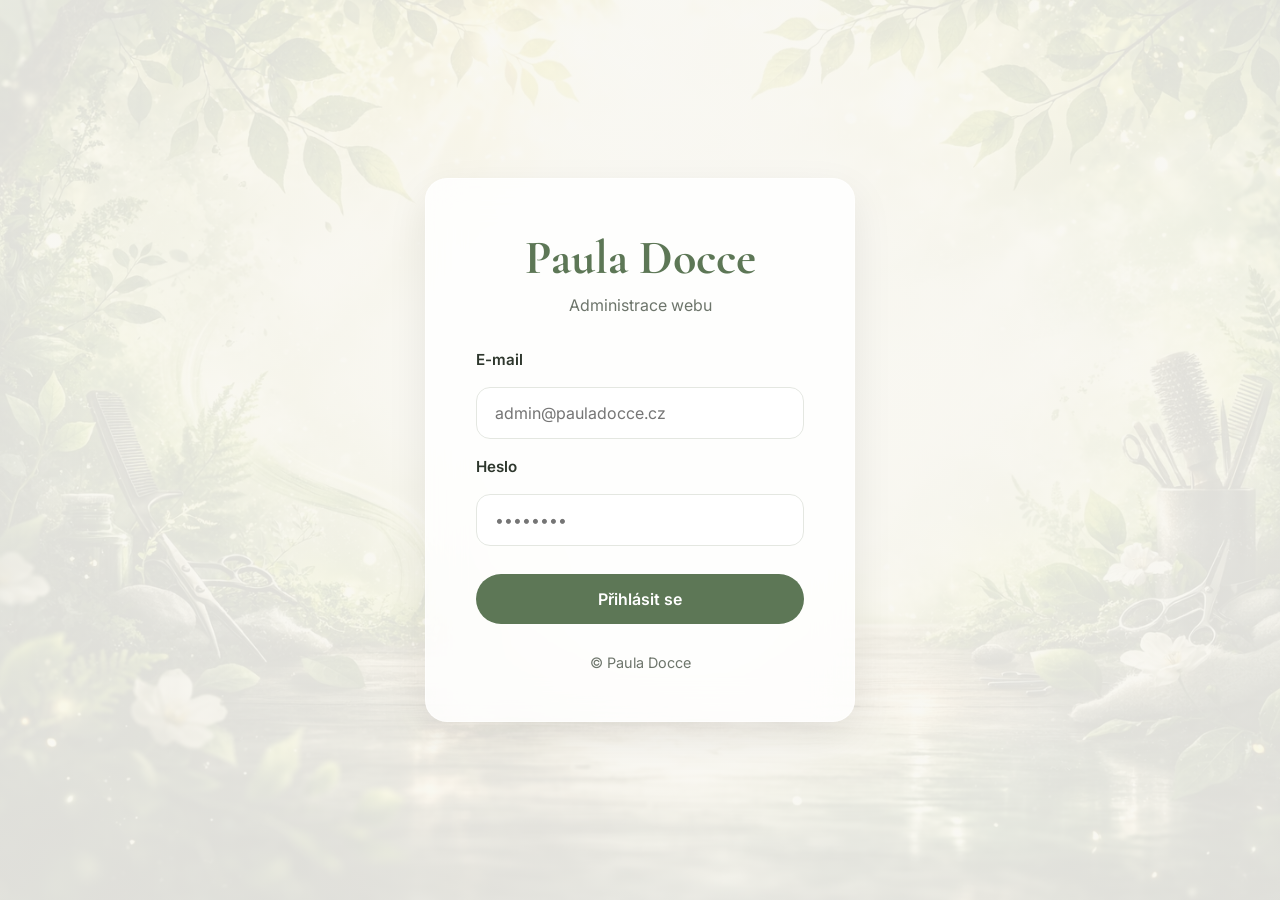
<file: admin/login.html>
<!DOCTYPE html>
<html lang="cs">

<head>

    <meta charset="UTF-8">
    <meta name="viewport" content="width=device-width, initial-scale=1.0">

    <title>Přihlášení | Paula Docce Admin</title>

    <link rel="stylesheet" href="css/admin.css">

    <link rel="preconnect" href="https://fonts.googleapis.com">
    <link rel="preconnect" href="https://fonts.gstatic.com" crossorigin>

    <link href="https://fonts.googleapis.com/css2?family=Cormorant+Garamond:wght@500;600;700&family=Inter:wght@300;400;500;600&display=swap" rel="stylesheet">

</head>

<body>

<div class="login-page">

    <div class="login-card">

        <h1>Paula Docce</h1>

        <p class="subtitle">
            Administrace webu
        </p>

        <form id="loginForm">

            <label>E-mail</label>

            <input
                type="email"
                id="email"
                placeholder="admin@pauladocce.cz"
                required
            >

            <label>Heslo</label>

            <input
                type="password"
                id="password"
                placeholder="••••••••"
                required
            >

            <button type="submit">
                Přihlásit se
            </button>

        </form>

        <p class="copyright">
            © Paula Docce
        </p>

    </div>

</div>

<script src="js/auth.js"></script>

</body>
</html>
</file>
<file: admin/css/admin.css>
/* ==========================================================
   Paula Docce Admin
========================================================== */

:root{

    --primary:#5D7756;
    --primary-dark:#486044;

    --background:#F8F7F2;
    --surface:#FFFFFF;

    --text:#2E372D;
    --text-light:#6D756B;

    --border:#E4E7E1;

    --shadow:0 15px 40px rgba(0,0,0,.08);

    --radius:22px;

    --transition:.3s ease;

}

*{

    margin:0;
    padding:0;
    box-sizing:border-box;

}

body{

    font-family:'Inter',sans-serif;

    background:
        linear-gradient(rgba(248,247,242,.90),rgba(248,247,242,.90)),
        url("../../images/hero.webp") center/cover fixed;

    color:var(--text);

    min-height:100vh;

    display:flex;

    justify-content:center;

    align-items:center;

    padding:30px;

}

a{

    color:inherit;

    text-decoration:none;

}

button,
input{

    font-family:inherit;

}

.login-page{

    width:100%;

    display:flex;

    justify-content:center;

    align-items:center;

}

.login-card{

    width:100%;

    max-width:430px;

    background:rgba(255,255,255,.82);

    backdrop-filter:blur(18px);

    border:1px solid rgba(255,255,255,.55);

    border-radius:var(--radius);

    box-shadow:var(--shadow);

    padding:50px;

}

.login-card h1{

    font-family:'Cormorant Garamond',serif;

    font-size:3rem;

    color:var(--primary);

    text-align:center;

}

.subtitle{

    text-align:center;

    color:var(--text-light);

    margin:8px 0 35px;

}

form{

    display:flex;

    flex-direction:column;

    gap:18px;

}

label{

    font-weight:600;

    font-size:.95rem;

}

input{

    width:100%;

    padding:15px 18px;

    border:1px solid var(--border);

    border-radius:14px;

    background:#FFF;

    transition:var(--transition);

    font-size:1rem;

}

input:focus{

    outline:none;

    border-color:var(--primary);

    box-shadow:0 0 0 4px rgba(93,119,86,.15);

}

button{

    margin-top:10px;

    padding:15px;

    border:none;

    border-radius:50px;

    background:var(--primary);

    color:#FFF;

    font-size:1rem;

    font-weight:600;

    cursor:pointer;

    transition:var(--transition);

}

button:hover{

    background:var(--primary-dark);

    transform:translateY(-2px);

}

.copyright{

    margin-top:30px;

    text-align:center;

    color:var(--text-light);

    font-size:.9rem;

}

@media(max-width:768px){

    .login-card{

        padding:35px 25px;

    }

    .login-card h1{

        font-size:2.5rem;

    }

}

/* ==========================================================
   Dashboard
========================================================== */

.dashboard{

    width:100%;
    max-width:1200px;

}

.admin-header{

    display:flex;

    justify-content:space-between;

    align-items:center;

    margin-bottom:50px;

}

.admin-header h1{

    font-family:'Cormorant Garamond',serif;

    font-size:2.6rem;

    color:var(--primary);

}

.logout-btn{

    padding:12px 24px;

    background:var(--primary);

    color:white;

    border-radius:50px;

    font-weight:600;

    transition:var(--transition);

}

.logout-btn:hover{

    background:var(--primary-dark);

}

.welcome{

    margin-bottom:40px;

}

.welcome h2{

    font-size:2rem;

    margin-bottom:10px;

}

.welcome p{

    color:var(--text-light);

    line-height:1.7;

}

.dashboard-grid{

    display:grid;

    grid-template-columns:repeat(auto-fit,minmax(300px,1fr));

    gap:30px;

    margin-bottom:40px;

}

.dashboard-card{

    display:block;

    background:rgba(255,255,255,.82);

    backdrop-filter:blur(18px);

    border:1px solid rgba(255,255,255,.55);

    border-radius:22px;

    padding:35px;

    box-shadow:var(--shadow);

    transition:var(--transition);

}

.dashboard-card:hover{

    transform:translateY(-6px);

    box-shadow:0 22px 45px rgba(0,0,0,.12);

}

.dashboard-card .icon{

    font-size:2.5rem;

    display:block;

    margin-bottom:20px;

}

.dashboard-card h3{

    font-size:1.5rem;

    margin-bottom:12px;

    color:var(--primary);

}

.dashboard-card p{

    color:var(--text-light);

    line-height:1.7;

}

.status-card{

    background:rgba(255,255,255,.82);

    backdrop-filter:blur(18px);

    border:1px solid rgba(255,255,255,.55);

    border-radius:22px;

    padding:35px;

    box-shadow:var(--shadow);

}

.status-card h3{

    margin-bottom:25px;

    color:var(--primary);

}

.status-row{

    display:flex;

    justify-content:space-between;

    align-items:center;

    padding:16px 0;

    border-bottom:1px solid var(--border);

}

.status-row:last-child{

    border-bottom:none;

}

.online{

    color:#2E8B57;

}

@media(max-width:768px){

    .admin-header{

        flex-direction:column;

        gap:20px;

        text-align:center;

    }

    .welcome{

        text-align:center;

    }

}

/* ==========================================================
   Pricing
========================================================== */

.header-buttons{

    display:flex;

    align-items:center;

    gap:15px;

}

.btn-secondary{

    display:inline-flex;

    align-items:center;

    justify-content:center;

    padding:12px 24px;

    border-radius:50px;

    background:#FFF;

    border:1px solid var(--border);

    color:var(--text);

    font-weight:600;

    transition:var(--transition);

}

.btn-secondary:hover{

    background:#F3F5F2;

}

#pricingContainer{

    display:flex;

    flex-direction:column;

    gap:35px;

}

.category-card{

    background:rgba(255,255,255,.82);

    backdrop-filter:blur(18px);

    border:1px solid rgba(255,255,255,.55);

    border-radius:22px;

    padding:35px;

    box-shadow:var(--shadow);

}

.category-card h2{

    font-family:'Cormorant Garamond',serif;

    color:var(--primary);

    font-size:2rem;

    margin-bottom:30px;

}

.service-row{

    display:grid;

    grid-template-columns:2fr repeat(3,1fr) auto;

    gap:15px;

    align-items:center;

    margin-bottom:18px;

}

.service-row input{

    margin:0;

}

.service-row button{

    margin:0;

    padding:12px 16px;

    border-radius:12px;

    background:#D9534F;

}

.service-row button:hover{

    background:#C9302C;

}

.add-service{

    margin-top:20px;

}

.add-service button{

    width:100%;

    background:var(--primary);

}

.pricing-actions{

    display:flex;

    justify-content:flex-end;

    margin-top:40px;

}

#saveAllBtn{

    min-width:220px;

}

@media(max-width:900px){

    .service-row{

        grid-template-columns:1fr;

    }

    .pricing-actions{

        justify-content:center;

    }

    #saveAllBtn{

        width:100%;

    }

}

@media(max-width:768px){

    .header-buttons{

        width:100%;

        flex-direction:column;

    }

    .btn-secondary,

    .logout-btn{

        width:100%;

        justify-content:center;

    }

}

.service-header{

    font-weight:700;

    color:var(--primary);

    margin-bottom:15px;

    padding-bottom:10px;

    border-bottom:2px solid var(--border);

}

.service-header div{

    text-align:center;

}

.service-header div:first-child{

    text-align:left;

}

.row-actions{

    display:flex;

    gap:6px;

}

.row-actions button{

    width:36px;

    height:36px;

    border:none;

    border-radius:8px;

    cursor:pointer;

}

#feedbackList{

    margin-top:30px;

}

.feedback-item{

    background:#fff;

    border-radius:14px;

    padding:20px;

    margin-bottom:16px;

    box-shadow:0 8px 20px rgba(0,0,0,.06);

}

.feedback-top{

    display:flex;

    justify-content:space-between;

    align-items:center;

    margin-bottom:10px;

}

.feedback-top span{

    color:#777;

    font-size:14px;

}

.feedback-item p{

    margin:0;

    line-height:1.6;

}
</file>
